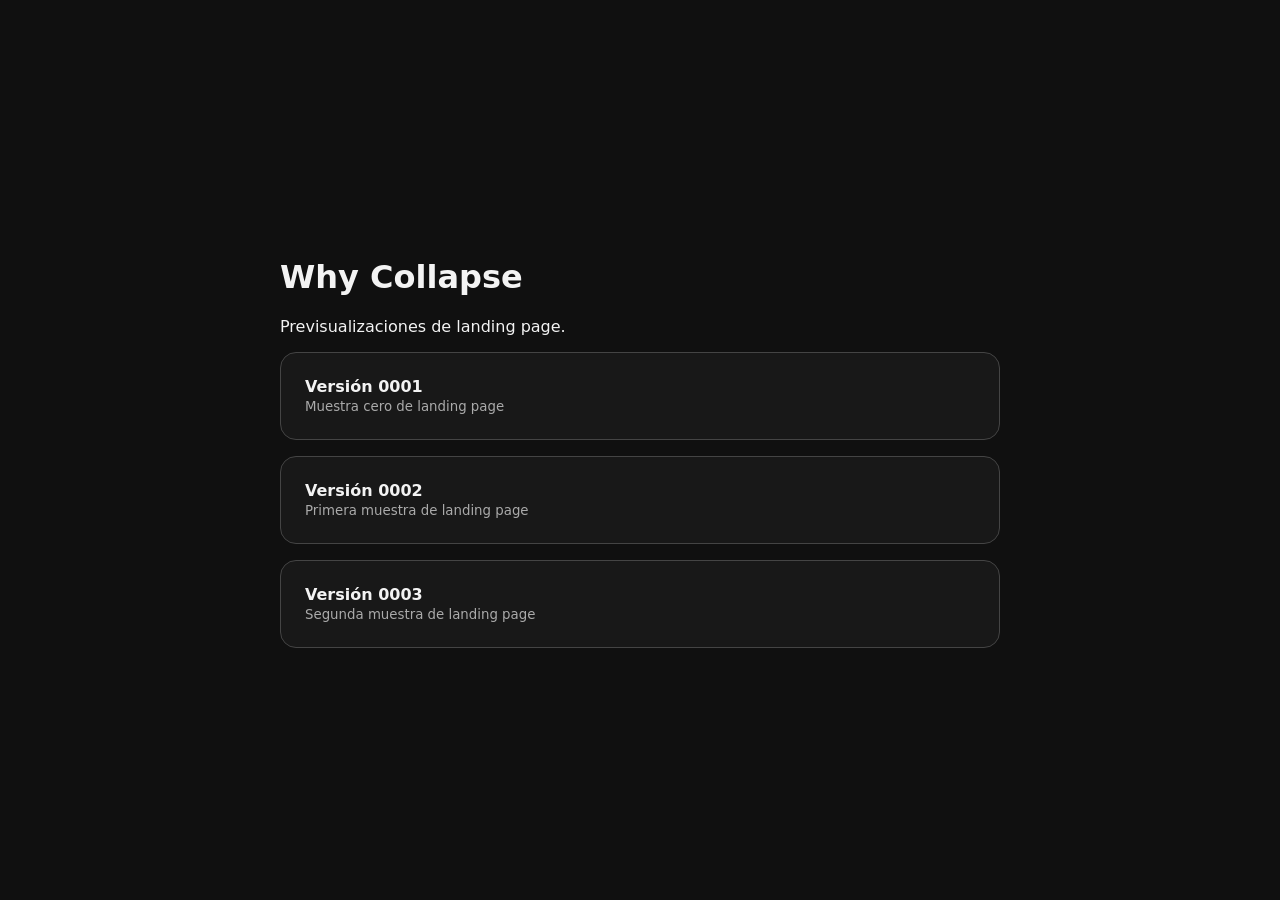
<file: index.html>
<!doctype html>
<html lang="es">
<head>
  <meta charset="utf-8">
  <title>Why Collapse · Landing previews</title>
  <meta name="viewport" content="width=device-width, initial-scale=1">
  <style>
    body {
      margin: 0;
      min-height: 100vh;
      display: grid;
      place-items: center;
      font-family: system-ui, sans-serif;
      background: #101010;
      color: #f3f3f3;
    }

    main {
      width: min(720px, 90vw);
    }

    a {
      display: block;
      padding: 24px;
      margin: 16px 0;
      border: 1px solid #444;
      color: #f3f3f3;
      text-decoration: none;
      border-radius: 16px;
      background: #181818;
    }

    a:hover {
      background: #222;
    }

    small {
      color: #aaa;
    }
  </style>
</head>
<body>
  <main>
    <h1>Why Collapse</h1>
    <p>Previsualizaciones de landing page.</p>

    <a href="./0001/">
      <strong>Versión 0001</strong><br>
      <small>Muestra cero de landing page</small>
    </a>
    
    <a href="./0002/">
      <strong>Versión 0002</strong><br>
      <small>Primera muestra de landing page</small>
    </a>

    <a href="./0003/">
      <strong>Versión 0003</strong><br>
      <small>Segunda muestra de landing page</small>
    </a>
  </main>
</body>
</html>
</file>
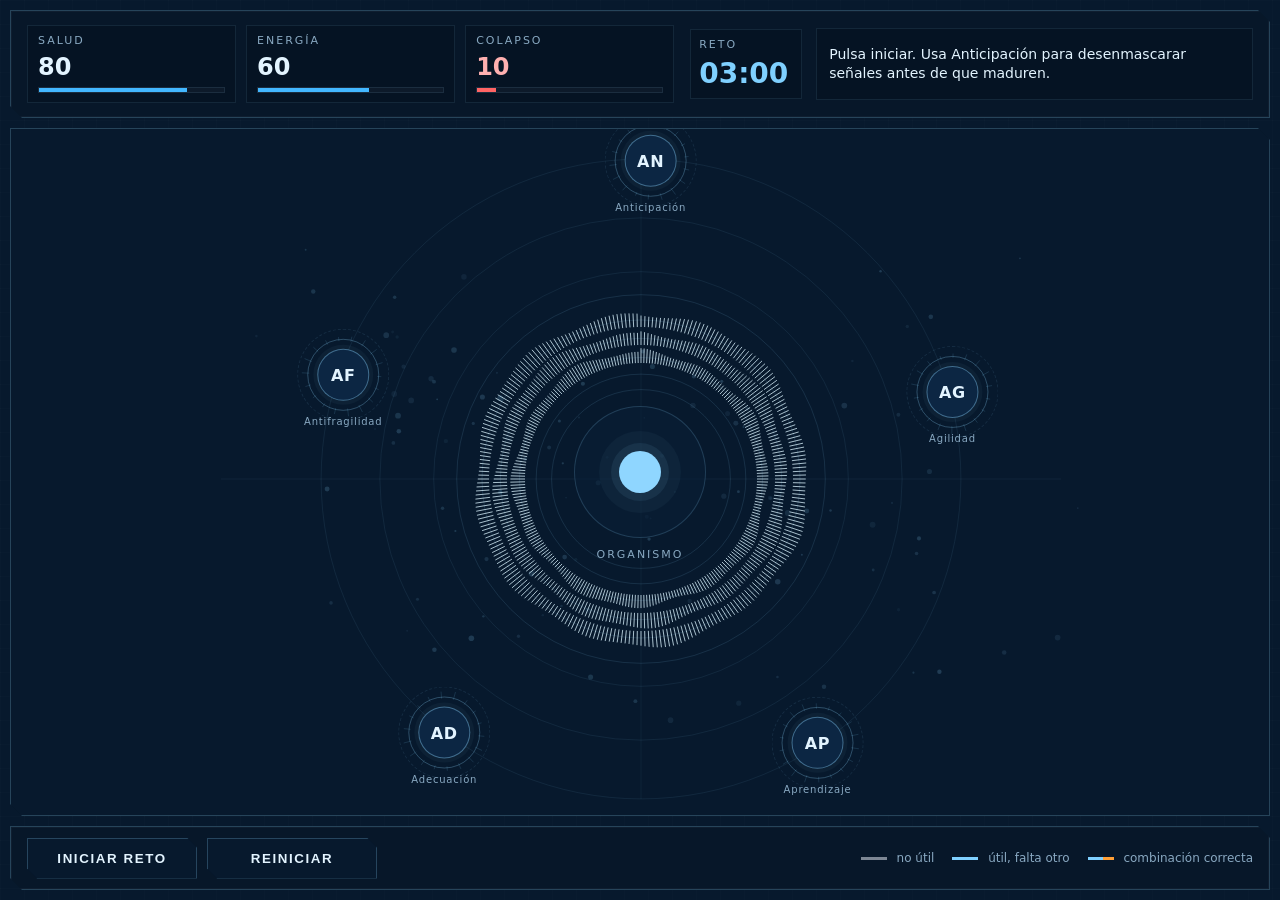
<file: prototipos/aminoacidos/v2-adaptativos/index.html>
<!doctype html>
<html lang="es">
<head>
  <meta charset="utf-8">
  <meta name="viewport" content="width=device-width, initial-scale=1">
  <title>Aminoácidos adaptativos · V2.9 memoria adaptativa</title>
  <link rel="stylesheet" href="styles.css">
</head>
<body>
  <div class="app">
    <header class="hud panel">
      <div class="hud-left">
        <div class="metric"><span class="label">SALUD</span><div class="value" id="healthValue">80</div><div class="bar"><i id="healthBar"></i></div></div>
        <div class="metric"><span class="label">ENERGÍA</span><div class="value" id="energyValue">60</div><div class="bar"><i id="energyBar"></i></div></div>
        <div class="metric"><span class="label">COLAPSO</span><div class="value danger" id="collapseValue">10</div><div class="bar danger"><i id="collapseBar"></i></div></div>
      </div>
      <div class="hud-right">
        <div class="clockWrap"><span class="label">RETO</span><div class="clock" id="clock">03:00</div></div>
        <div class="statusText" id="statusText">Pulsa iniciar. Usa Anticipación para desenmascarar señales antes de que maduren.</div>
      </div>
    </header>

    <main class="stage panel" id="stage">
      <canvas id="bg"></canvas>
      <svg id="links" aria-hidden="true">
        <defs>
          <linearGradient id="mixLine" x1="0%" y1="0%" x2="100%" y2="0%">
            <stop offset="0%" stop-color="#7fd0ff"/>
            <stop offset="52%" stop-color="#7fd0ff"/>
            <stop offset="100%" stop-color="#ff9f36"/>
          </linearGradient>
        </defs>
      </svg>
      <div class="organism" id="organism">
        <div class="coreInner"></div>
        <div class="coreLabel">ORGANISMO</div>
      </div>
      <div class="entities" id="entities"></div>
      <div class="floaters" id="floaters"></div>
      <div class="memoryPanel" id="memoryPanel">
        <aside class="memoryCard" id="memoryCard">
          <div>
            <h2>MEMORIA ADAPTATIVA</h2>
            <p id="memoryIntro">Al terminar el reto, selecciona un punto naranja para leer qué ocurrió, cuándo ocurrió y cómo fue resuelto.</p>
          </div>
          <div class="memoryDetails" id="memoryDetails"></div>
          <div class="memoryActions">
            <button id="clearMemorySelectionBtn">LIMPIAR SELECCIÓN</button>
            <button id="restartMemoryBtn">REINICIAR CICLO</button>
          </div>
        </aside>
      </div>
    </main>

    <footer class="controls panel">
      <div class="buttons">
        <button id="startBtn">INICIAR RETO</button>
        <button id="resetBtn">REINICIAR</button>
      </div>
      <div class="legend">
        <span><i class="legendSwatch gray"></i> no útil</span>
        <span><i class="legendSwatch blue"></i> útil, falta otro</span>
        <span><i class="legendSwatch mix"></i> combinación correcta</span>
      </div>
    </footer>
  </div>
<script src="app.js"></script>
</body>
</html>
</file>
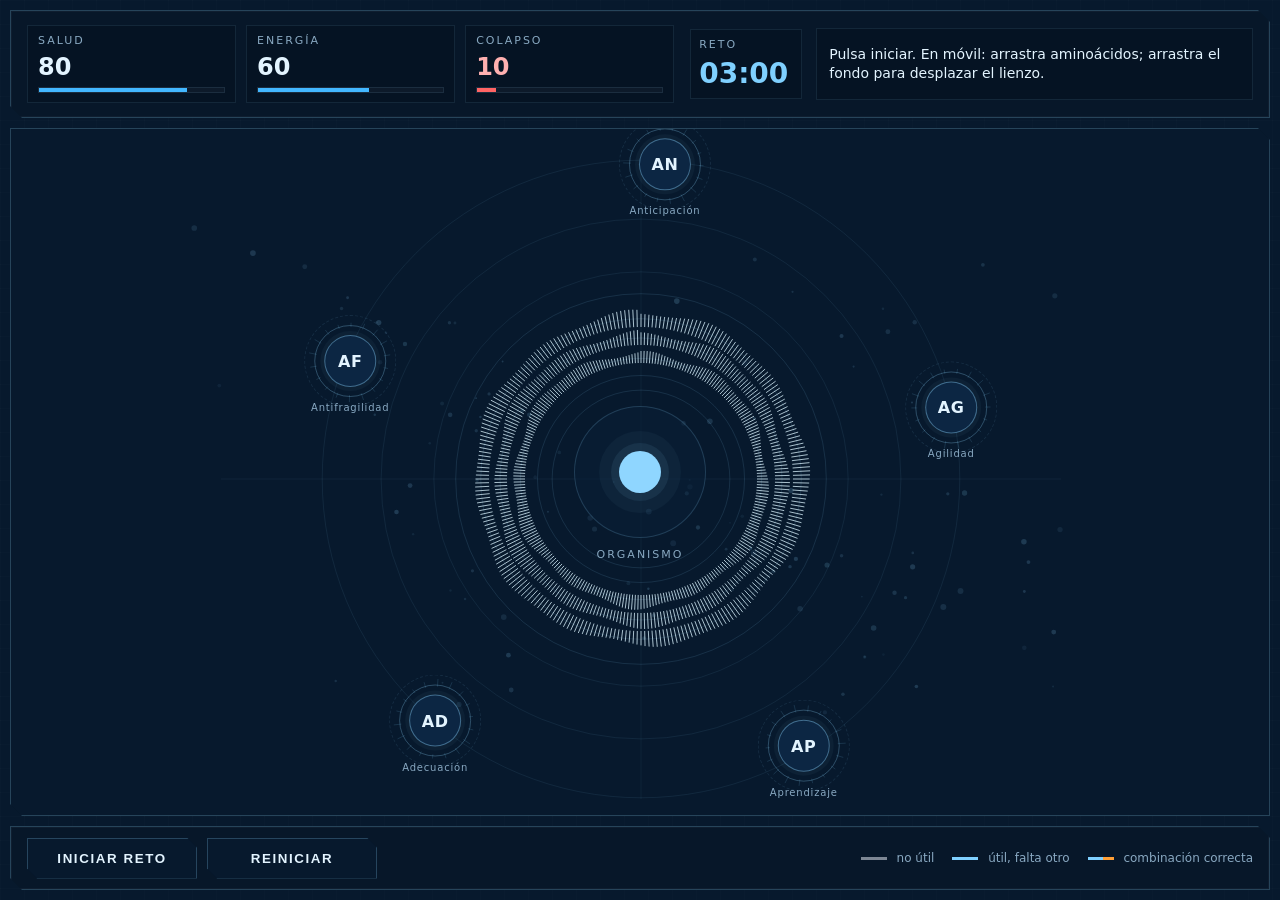
<file: prototipos/aminoacidos/v3-mobile/index.html>
<!doctype html>
<html lang="es">
<head>
  <meta charset="utf-8">
  <meta name="viewport" content="width=device-width, initial-scale=1">
  <title>Aminoácidos adaptativos · V3 móvil</title>
  <link rel="stylesheet" href="styles.css">
</head>
<body>
  <div class="app">
    <header class="hud panel">
      <div class="hud-left">
        <div class="metric"><span class="label">SALUD</span><div class="value" id="healthValue">80</div><div class="bar"><i id="healthBar"></i></div></div>
        <div class="metric"><span class="label">ENERGÍA</span><div class="value" id="energyValue">60</div><div class="bar"><i id="energyBar"></i></div></div>
        <div class="metric"><span class="label">COLAPSO</span><div class="value danger" id="collapseValue">10</div><div class="bar danger"><i id="collapseBar"></i></div></div>
      </div>
      <div class="hud-right">
        <div class="clockWrap"><span class="label">RETO</span><div class="clock" id="clock">03:00</div></div>
        <div class="statusText" id="statusText">Pulsa iniciar. Usa Anticipación para desenmascarar señales antes de que maduren.</div>
      </div>
    </header>

    <main class="stage panel" id="stage">
      <canvas id="bg"></canvas>
      <svg id="links" aria-hidden="true">
        <defs>
          <linearGradient id="mixLine" x1="0%" y1="0%" x2="100%" y2="0%">
            <stop offset="0%" stop-color="#7fd0ff"/>
            <stop offset="52%" stop-color="#7fd0ff"/>
            <stop offset="100%" stop-color="#ff9f36"/>
          </linearGradient>
        </defs>
      </svg>
      <div class="organism" id="organism">
        <div class="coreInner"></div>
        <div class="coreLabel">ORGANISMO</div>
      </div>
      <div class="entities" id="entities"></div>
      <div class="floaters" id="floaters"></div>
      <div class="memoryPanel" id="memoryPanel">
        <aside class="memoryCard" id="memoryCard">
          <div>
            <h2>MEMORIA ADAPTATIVA</h2>
            <p id="memoryIntro">Al terminar el reto, selecciona un punto naranja para leer qué ocurrió, cuándo ocurrió y cómo fue resuelto.</p>
          </div>
          <div class="memoryDetails" id="memoryDetails"></div>
          <div class="memoryActions">
            <button id="clearMemorySelectionBtn">LIMPIAR SELECCIÓN</button>
            <button id="restartMemoryBtn">REINICIAR CICLO</button>
          </div>
        </aside>
      </div>
    </main>

    <footer class="controls panel">
      <div class="buttons">
        <button id="startBtn">INICIAR RETO</button>
        <button id="resetBtn">REINICIAR</button>
      </div>
      <div class="legend">
        <span><i class="legendSwatch gray"></i> no útil</span>
        <span><i class="legendSwatch blue"></i> útil, falta otro</span>
        <span><i class="legendSwatch mix"></i> combinación correcta</span>
      </div>
    </footer>
  </div>
<script src="app.js"></script>
</body>
</html>
</file>
<file: prototipos/aminoacidos/v2-adaptativos/styles.css>
:root {
  --bg: #07192d;
  --panel: rgba(8, 24, 42, 0.95);
  --line: rgba(143, 214, 255, 0.23);
  --line2: rgba(143, 214, 255, 0.10);
  --ink: #e3f4ff;
  --muted: #89a9c2;
  --blue: #7fd0ff;
  --blue2: #43b7ff;
  --orange: #ff9f36;
  --red: #ff6464;
  --green: #9effc1;
  --gray: #7d8794;
}
*{box-sizing:border-box}
html,body{margin:0;height:100%;overflow:hidden;background:var(--bg);color:var(--ink);font-family:Inter,system-ui,sans-serif}
body::before{content:"";position:fixed;inset:0;pointer-events:none;background-image:linear-gradient(rgba(255,255,255,.018) 1px,transparent 1px),linear-gradient(90deg,rgba(255,255,255,.018) 1px,transparent 1px);background-size:24px 24px;opacity:.7}
.app{position:fixed;inset:0;display:grid;grid-template-rows:auto 1fr auto;gap:10px;padding:10px}
.panel{position:relative;border:1px solid var(--line);background:var(--panel);clip-path:polygon(0 0,calc(100% - 12px) 0,100% 12px,100% 100%,12px 100%,0 calc(100% - 12px));box-shadow:inset 0 0 0 1px rgba(255,255,255,.03)}
.hud{display:grid;grid-template-columns:1.15fr 1fr;gap:16px;padding:14px 16px;min-height:108px}
.hud-left{display:grid;grid-template-columns:repeat(3,1fr);gap:10px}
.metric{padding:8px 10px;border:1px solid var(--line2);background:rgba(6,18,32,.65)}
.label{display:block;font-size:11px;letter-spacing:.18em;color:var(--muted);margin-bottom:6px}.value{font-size:24px;font-weight:700}.value.danger{color:#ffb0b0}
.bar{margin-top:6px;height:6px;border:1px solid var(--line2);position:relative;background:rgba(255,255,255,.03)}
.bar i{position:absolute;left:0;top:0;bottom:0;width:50%;background:var(--blue2)}.bar.danger i{background:var(--red)}
.hud-right{display:grid;grid-template-columns:112px 1fr;gap:14px;align-items:center}
.clockWrap,.statusText{border:1px solid var(--line2);background:rgba(6,18,32,.65)}.clockWrap{padding:8px}.clock{font-size:28px;font-weight:800;color:var(--blue)}
.statusText{padding:10px 12px;min-height:72px;display:flex;align-items:center;font-size:14px;line-height:1.35}
.stage{overflow:hidden}.stage.running{background:#081f38}.stage.memoryMode{background:#061625}
#bg,#links,.entities,.floaters,.memoryPanel{position:absolute;inset:0}#bg{width:100%;height:100%}#links{width:100%;height:100%;overflow:visible}
.organism{position:absolute;left:50%;top:50%;width:132px;height:132px;transform:translate(-50%,-50%);border:1px solid rgba(143,214,255,.18);border-radius:50%;display:flex;align-items:center;justify-content:center;background:rgba(10,32,55,.55)}
.coreInner{width:42px;height:42px;border-radius:50%;background:#8fd6ff;box-shadow:0 0 0 8px rgba(143,214,255,.08),0 0 0 20px rgba(143,214,255,.04)}
.coreLabel{position:absolute;bottom:-24px;font-size:11px;letter-spacing:.18em;color:var(--muted)}
.node{position:absolute;width:72px;height:72px;margin-left:-36px;margin-top:-36px;pointer-events:auto;cursor:grab;display:flex;align-items:center;justify-content:center;user-select:none}
.node:active{cursor:grabbing}.node .ring,.node .disc,.node .spec{position:absolute;border-radius:50%}
.node .ring{inset:0;border:1px solid rgba(143,214,255,.28)}.node .disc{inset:10px;border:1px solid rgba(143,214,255,.40);background:#0c2643}
.node .abbr{position:relative;z-index:2;font-weight:800;letter-spacing:.04em}.node .name{position:absolute;bottom:-16px;white-space:nowrap;font-size:10px;color:var(--muted);letter-spacing:.08em}
.node.amino .spec{inset:-10px;border:1px dashed rgba(143,214,255,.10);animation:spin 14s linear infinite}.node.amino .disc{box-shadow:0 0 0 4px rgba(143,214,255,.04)}
.node.amino.selected .ring,.node.amino:hover .ring{border-color:rgba(255,159,54,.55)}
.node.amino.correct .disc{border-color:var(--blue);box-shadow:0 0 0 4px rgba(127,208,255,.08)}
.node.amino.combo .disc{border-color:var(--orange);box-shadow:0 0 0 4px rgba(255,159,54,.08)}
.node.amino.locked .ring{border-color:rgba(255,159,54,.58)}
.node.amino.locked .name::after{content:' · fijado';color:var(--orange)}
.node.event{width:116px;height:116px;margin-left:-58px;margin-top:-58px;cursor:default}
.node.event .ring{inset:8px;border:1px solid rgba(255,99,99,.34)}.node.event .disc{inset:24px;border:1px solid rgba(255,99,99,.52);background:#29111f}
.node.event.latent .ring{border-color:rgba(127,208,255,.18)}.node.event.latent .disc{background:#0f2946;border-color:rgba(127,208,255,.22)}
.node.event .abbr{font-size:14px}.node.event .hint{position:absolute;top:-26px;left:50%;transform:translateX(-50%);font-size:10px;color:var(--orange);letter-spacing:.08em;white-space:nowrap}
.node.event .name{bottom:-30px;left:50%;transform:translateX(-50%);font-size:11px;background:#07192d;border:1px solid var(--line2);padding:4px 8px;color:var(--ink)}
.node.event.hiddenLabel .name{display:none}
.node.event .progress{position:absolute;left:16px;right:16px;bottom:8px;height:4px;border:1px solid var(--line2);background:rgba(255,255,255,.03)}
.node.event .progress i{position:absolute;left:0;top:0;bottom:0;width:100%;background:var(--orange)}
.node.event .needTag{position:absolute;left:50%;transform:translateX(-50%);bottom:-56px;padding:3px 8px;border:1px solid var(--line2);background:#07192d;color:var(--blue);font-size:10px;letter-spacing:.08em;white-space:nowrap;display:none}
.node.event.needsCombo .needTag{display:block}
.controls{display:flex;align-items:center;justify-content:space-between;gap:16px;padding:10px 16px;min-height:64px}.buttons{display:flex;gap:10px}
button{appearance:none;border:1px solid var(--line);color:var(--ink);background:#07192d;padding:12px 16px;letter-spacing:.12em;font-weight:700;cursor:pointer;min-width:170px;clip-path:polygon(0 0,calc(100% - 10px) 0,100% 10px,100% 100%,10px 100%,0 calc(100% - 10px))}
button:hover{border-color:rgba(255,159,54,.42);color:#fff7ef}.legend{display:flex;gap:18px;color:var(--muted);font-size:12px;align-items:center;flex-wrap:wrap}
.legendSwatch{display:inline-block;width:26px;height:3px;vertical-align:middle;margin-right:6px}.legendSwatch.gray{background:var(--gray)}.legendSwatch.blue{background:var(--blue)}.legendSwatch.mix{background:linear-gradient(90deg,var(--blue) 0 58%,var(--orange) 58%)}
.floaters{pointer-events:none}.floater{position:absolute;font-size:13px;font-weight:700;color:var(--green);animation:floatUp 1.6s ease-out forwards}.floater.bad{color:#ffb3b3}.floater.info{color:var(--blue)}

.memoryPoint{position:absolute;width:18px;height:18px;min-width:0;min-height:0;margin-left:-9px;margin-top:-9px;padding:0;border-radius:50%;background:var(--orange);border:1px solid rgba(255,255,255,.45);cursor:pointer;box-shadow:0 0 0 7px rgba(255,159,54,.12);animation:memoryPulse 2.8s ease-in-out infinite;pointer-events:auto;clip-path:none;appearance:none;line-height:0;font-size:0}
.memoryPoint:hover,.memoryPoint.active{box-shadow:0 0 0 12px rgba(255,159,54,.18),0 0 24px rgba(255,159,54,.45);transform:scale(1.15)}.memoryPoint::before,.memoryPoint::after{content:none}
.memoryPanel{pointer-events:none;display:flex;justify-content:flex-end;align-items:stretch;padding:18px}
.memoryCard{pointer-events:auto;width:min(360px,38vw);align-self:stretch;border:1px solid var(--line);background:rgba(7,25,45,.84);padding:16px;clip-path:polygon(0 0,calc(100% - 12px) 0,100% 12px,100% 100%,12px 100%,0 calc(100% - 12px));transform:translateX(calc(100% + 24px));transition:transform .28s ease;display:grid;grid-template-rows:auto 1fr auto;gap:12px}
.stage.memoryMode .memoryCard{transform:translateX(0)}
.memoryCard h2{margin:0;font-size:15px;letter-spacing:.12em;color:var(--orange)}
.memoryCard p{margin:0;color:var(--muted);line-height:1.4;font-size:13px}
.memoryDetails{display:grid;gap:8px;align-content:start}
.memoryRow{border:1px solid var(--line2);background:rgba(6,18,32,.58);padding:9px 10px}
.memoryRow span{display:block;color:var(--muted);font-size:10px;letter-spacing:.14em;margin-bottom:5px}.memoryRow strong{font-size:14px}
.memoryActions{display:flex;gap:10px;flex-wrap:wrap}
@keyframes memoryPulse{0%,100%{opacity:.82}50%{opacity:1}}
@keyframes floatUp{from{transform:translate(-50%,0);opacity:0}12%{opacity:1}to{transform:translate(-50%,-44px);opacity:0}} @keyframes spin{from{transform:rotate(0deg)}to{transform:rotate(360deg)}}
@media (max-width:960px){.app{padding:6px;gap:6px}.hud{grid-template-columns:1fr}.hud-left{grid-template-columns:1fr 1fr 1fr}.hud-right{grid-template-columns:100px 1fr}.controls{flex-direction:column;align-items:flex-start}button{min-width:0}.summaryGrid{grid-template-columns:1fr}.memoryCard{width:min(360px,88vw)}}
</file>
<file: prototipos/aminoacidos/v3-mobile/styles.css>
:root {
  --bg: #07192d;
  --panel: rgba(8, 24, 42, 0.95);
  --line: rgba(143, 214, 255, 0.23);
  --line2: rgba(143, 214, 255, 0.10);
  --ink: #e3f4ff;
  --muted: #89a9c2;
  --blue: #7fd0ff;
  --blue2: #43b7ff;
  --orange: #ff9f36;
  --red: #ff6464;
  --green: #9effc1;
  --gray: #7d8794;
}
*{box-sizing:border-box}
html,body{margin:0;height:100%;overflow:hidden;background:var(--bg);color:var(--ink);font-family:Inter,system-ui,sans-serif}
body::before{content:"";position:fixed;inset:0;pointer-events:none;background-image:linear-gradient(rgba(255,255,255,.018) 1px,transparent 1px),linear-gradient(90deg,rgba(255,255,255,.018) 1px,transparent 1px);background-size:24px 24px;opacity:.7}
.app{position:fixed;inset:0;display:grid;grid-template-rows:auto 1fr auto;gap:10px;padding:10px}
.panel{position:relative;border:1px solid var(--line);background:var(--panel);clip-path:polygon(0 0,calc(100% - 12px) 0,100% 12px,100% 100%,12px 100%,0 calc(100% - 12px));box-shadow:inset 0 0 0 1px rgba(255,255,255,.03)}
.hud{display:grid;grid-template-columns:1.15fr 1fr;gap:16px;padding:14px 16px;min-height:108px}
.hud-left{display:grid;grid-template-columns:repeat(3,1fr);gap:10px}
.metric{padding:8px 10px;border:1px solid var(--line2);background:rgba(6,18,32,.65)}
.label{display:block;font-size:11px;letter-spacing:.18em;color:var(--muted);margin-bottom:6px}.value{font-size:24px;font-weight:700}.value.danger{color:#ffb0b0}
.bar{margin-top:6px;height:6px;border:1px solid var(--line2);position:relative;background:rgba(255,255,255,.03)}
.bar i{position:absolute;left:0;top:0;bottom:0;width:50%;background:var(--blue2)}.bar.danger i{background:var(--red)}
.hud-right{display:grid;grid-template-columns:112px 1fr;gap:14px;align-items:center}
.clockWrap,.statusText{border:1px solid var(--line2);background:rgba(6,18,32,.65)}.clockWrap{padding:8px}.clock{font-size:28px;font-weight:800;color:var(--blue)}
.statusText{padding:10px 12px;min-height:72px;display:flex;align-items:center;font-size:14px;line-height:1.35}
.stage{overflow:hidden}.stage.running{background:#081f38}.stage.memoryMode{background:#061625}
#bg,#links,.entities,.floaters,.memoryPanel{position:absolute;inset:0}#bg{width:100%;height:100%}#links{width:100%;height:100%;overflow:visible}
.organism{position:absolute;left:50%;top:50%;width:132px;height:132px;transform:translate(-50%,-50%);border:1px solid rgba(143,214,255,.18);border-radius:50%;display:flex;align-items:center;justify-content:center;background:rgba(10,32,55,.55)}
.coreInner{width:42px;height:42px;border-radius:50%;background:#8fd6ff;box-shadow:0 0 0 8px rgba(143,214,255,.08),0 0 0 20px rgba(143,214,255,.04)}
.coreLabel{position:absolute;bottom:-24px;font-size:11px;letter-spacing:.18em;color:var(--muted)}
.node{position:absolute;width:72px;height:72px;margin-left:-36px;margin-top:-36px;pointer-events:auto;cursor:grab;display:flex;align-items:center;justify-content:center;user-select:none}
.node:active{cursor:grabbing}.node .ring,.node .disc,.node .spec{position:absolute;border-radius:50%}
.node .ring{inset:0;border:1px solid rgba(143,214,255,.28)}.node .disc{inset:10px;border:1px solid rgba(143,214,255,.40);background:#0c2643}
.node .abbr{position:relative;z-index:2;font-weight:800;letter-spacing:.04em}.node .name{position:absolute;bottom:-16px;white-space:nowrap;font-size:10px;color:var(--muted);letter-spacing:.08em}
.node.amino .spec{inset:-10px;border:1px dashed rgba(143,214,255,.10);animation:spin 14s linear infinite}.node.amino .disc{box-shadow:0 0 0 4px rgba(143,214,255,.04)}
.node.amino.selected .ring,.node.amino:hover .ring{border-color:rgba(255,159,54,.55)}
.node.amino.correct .disc{border-color:var(--blue);box-shadow:0 0 0 4px rgba(127,208,255,.08)}
.node.amino.combo .disc{border-color:var(--orange);box-shadow:0 0 0 4px rgba(255,159,54,.08)}
.node.amino.locked .ring{border-color:rgba(255,159,54,.58)}
.node.amino.locked .name::after{content:' · fijado';color:var(--orange)}
.node.event{width:116px;height:116px;margin-left:-58px;margin-top:-58px;cursor:default}
.node.event .ring{inset:8px;border:1px solid rgba(255,99,99,.34)}.node.event .disc{inset:24px;border:1px solid rgba(255,99,99,.52);background:#29111f}
.node.event.latent .ring{border-color:rgba(127,208,255,.18)}.node.event.latent .disc{background:#0f2946;border-color:rgba(127,208,255,.22)}
.node.event .abbr{font-size:14px}.node.event .hint{position:absolute;top:-26px;left:50%;transform:translateX(-50%);font-size:10px;color:var(--orange);letter-spacing:.08em;white-space:nowrap}
.node.event .name{bottom:-30px;left:50%;transform:translateX(-50%);font-size:11px;background:#07192d;border:1px solid var(--line2);padding:4px 8px;color:var(--ink)}
.node.event.hiddenLabel .name{display:none}
.node.event .progress{position:absolute;left:16px;right:16px;bottom:8px;height:4px;border:1px solid var(--line2);background:rgba(255,255,255,.03)}
.node.event .progress i{position:absolute;left:0;top:0;bottom:0;width:100%;background:var(--orange)}
.node.event .needTag{position:absolute;left:50%;transform:translateX(-50%);bottom:-56px;padding:3px 8px;border:1px solid var(--line2);background:#07192d;color:var(--blue);font-size:10px;letter-spacing:.08em;white-space:nowrap;display:none}
.node.event.needsCombo .needTag{display:block}
.controls{display:flex;align-items:center;justify-content:space-between;gap:16px;padding:10px 16px;min-height:64px}.buttons{display:flex;gap:10px}
button{appearance:none;border:1px solid var(--line);color:var(--ink);background:#07192d;padding:12px 16px;letter-spacing:.12em;font-weight:700;cursor:pointer;min-width:170px;clip-path:polygon(0 0,calc(100% - 10px) 0,100% 10px,100% 100%,10px 100%,0 calc(100% - 10px))}
button:hover{border-color:rgba(255,159,54,.42);color:#fff7ef}.legend{display:flex;gap:18px;color:var(--muted);font-size:12px;align-items:center;flex-wrap:wrap}
.legendSwatch{display:inline-block;width:26px;height:3px;vertical-align:middle;margin-right:6px}.legendSwatch.gray{background:var(--gray)}.legendSwatch.blue{background:var(--blue)}.legendSwatch.mix{background:linear-gradient(90deg,var(--blue) 0 58%,var(--orange) 58%)}
.floaters{pointer-events:none}.floater{position:absolute;font-size:13px;font-weight:700;color:var(--green);animation:floatUp 1.6s ease-out forwards}.floater.bad{color:#ffb3b3}.floater.info{color:var(--blue)}

.memoryPoint{position:absolute;width:18px;height:18px;min-width:0;min-height:0;margin-left:-9px;margin-top:-9px;padding:0;border-radius:50%;background:var(--orange);border:1px solid rgba(255,255,255,.45);cursor:pointer;box-shadow:0 0 0 7px rgba(255,159,54,.12);animation:memoryPulse 2.8s ease-in-out infinite;pointer-events:auto;clip-path:none;appearance:none;line-height:0;font-size:0}
.memoryPoint:hover,.memoryPoint.active{box-shadow:0 0 0 12px rgba(255,159,54,.18),0 0 24px rgba(255,159,54,.45);transform:scale(1.15)}.memoryPoint::before,.memoryPoint::after{content:none}
.memoryPanel{pointer-events:none;display:flex;justify-content:flex-end;align-items:stretch;padding:18px}
.memoryCard{pointer-events:auto;width:min(360px,38vw);align-self:stretch;border:1px solid var(--line);background:rgba(7,25,45,.84);padding:16px;clip-path:polygon(0 0,calc(100% - 12px) 0,100% 12px,100% 100%,12px 100%,0 calc(100% - 12px));transform:translateX(calc(100% + 24px));transition:transform .28s ease;display:grid;grid-template-rows:auto 1fr auto;gap:12px}
.stage.memoryMode .memoryCard{transform:translateX(0)}
.memoryCard h2{margin:0;font-size:15px;letter-spacing:.12em;color:var(--orange)}
.memoryCard p{margin:0;color:var(--muted);line-height:1.4;font-size:13px}
.memoryDetails{display:grid;gap:8px;align-content:start}
.memoryRow{border:1px solid var(--line2);background:rgba(6,18,32,.58);padding:9px 10px}
.memoryRow span{display:block;color:var(--muted);font-size:10px;letter-spacing:.14em;margin-bottom:5px}.memoryRow strong{font-size:14px}
.memoryActions{display:flex;gap:10px;flex-wrap:wrap}
@keyframes memoryPulse{0%,100%{opacity:.82}50%{opacity:1}}
@keyframes floatUp{from{transform:translate(-50%,0);opacity:0}12%{opacity:1}to{transform:translate(-50%,-44px);opacity:0}} @keyframes spin{from{transform:rotate(0deg)}to{transform:rotate(360deg)}}
@media (max-width:960px){.app{padding:6px;gap:6px}.hud{grid-template-columns:1fr}.hud-left{grid-template-columns:1fr 1fr 1fr}.hud-right{grid-template-columns:100px 1fr}.controls{flex-direction:column;align-items:flex-start}button{min-width:0}.summaryGrid{grid-template-columns:1fr}.memoryCard{width:min(360px,88vw)}}


/* V3 mobile interaction patch */
@media (max-width: 720px) {
  .app { padding: 6px; gap: 6px; grid-template-rows: auto minmax(0, 1fr) auto; }
  .hud { grid-template-columns: 1fr auto; gap: 8px; padding: 8px; min-height: 0; }
  .hud-left { grid-template-columns: repeat(3, minmax(0, 1fr)); gap: 6px; }
  .metric { padding: 6px; }
  .label { font-size: 9px; letter-spacing: .12em; }
  .value { font-size: 18px; }
  .hud-right { display: contents; }
  .clockWrap { width: 88px; padding: 7px; }
  .clock { font-size: 20px; }
  .statusText { grid-column: 1 / -1; min-height: 42px; font-size: 12px; padding: 7px 8px; }
  .controls { display: grid; grid-template-columns: 1fr; gap: 7px; padding: 8px; }
  .buttons { display: grid; grid-template-columns: 1fr 1fr; width: 100%; gap: 7px; }
  button { min-width: 0; padding: 11px 8px; font-size: 11px; }
  .legend { font-size: 11px; gap: 8px; }
  .node { width: 68px; height: 68px; margin-left: -34px; margin-top: -34px; }
  .node.event { width: 104px; height: 104px; margin-left: -52px; margin-top: -52px; }
  .node .name { font-size: 9px; }
  .memoryPanel { justify-content: stretch; align-items: flex-end; padding: 8px; }
  .memoryCard { width: 100%; max-height: 46%; align-self: flex-end; transform: translateY(calc(100% + 20px)); }
  .stage.memoryMode .memoryCard { transform: translateY(0); }
}
</file>
